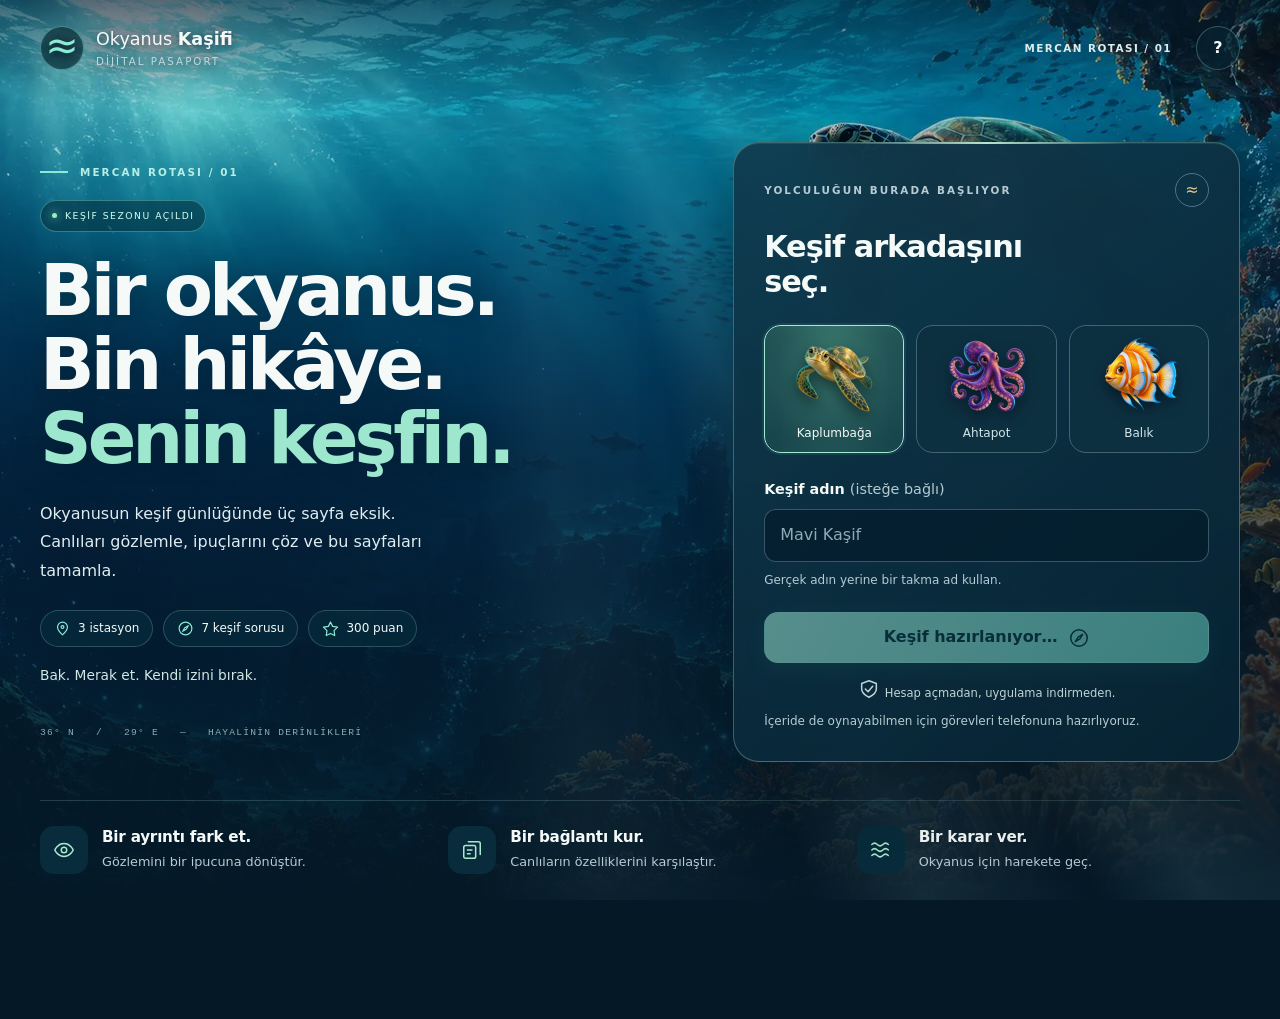
<file: index.html>
<!doctype html>
<html lang="tr">
<head>
  <meta charset="utf-8">
  <meta name="viewport" content="width=device-width, initial-scale=1, viewport-fit=cover">
  <meta name="theme-color" content="#071c2c">
  <meta name="description" content="Akvaryumda üç keşif görevi, dijital damgalar ve sana özel bir kaşif sertifikası.">
  <title>Mercan Rotası · Okyanus Kaşifi</title>
  <link rel="icon" type="image/svg+xml" href="data:image/svg+xml,%3Csvg xmlns='http://www.w3.org/2000/svg' viewBox='0 0 32 32'%3E%3Crect width='32' height='32' rx='9' fill='%23071c2c'/%3E%3Cpath d='M5 13q5-6 11 0t11 0M5 21q5-6 11 0t11 0' fill='none' stroke='%2355ddd0' stroke-width='3'/%3E%3C/svg%3E">
  <link rel="manifest" href="manifest.webmanifest">
  <link rel="stylesheet" href="style.css">
  <link rel="stylesheet" href="visual-v3.css">
  <script src="vendor/jsQR.js" defer></script>
  <script src="data.js" defer></script>
  <script src="app.js" defer></script>
</head>
<body>
  <div class="ocean-atmosphere" aria-hidden="true"><div class="ocean-rays"></div><i></i><i></i><i></i><i></i><i></i></div>
  <a class="skip-link" href="#main">İçeriğe geç</a>
  <header class="site-header">
    <a class="brand" href="#" aria-label="Okyanus Kaşifi başlangıç">
      <span class="brand-symbol" aria-hidden="true">≈</span>
      <span>Okyanus <strong>Kaşifi</strong><small>DİJİTAL PASAPORT</small></span>
    </a>
    <div class="header-actions"><span class="edition">MERCAN ROTASI / 01</span><button class="icon-button" id="help-button" aria-label="Nasıl oynanır?">?</button></div>
  </header>
  <main id="main" tabindex="-1"></main>
  <nav class="bottom-nav" id="bottom-nav" aria-label="Ana gezinme" hidden></nav>
  <dialog id="modal" aria-labelledby="modal-title"></dialog>
  <div class="toast" id="toast" role="status" aria-live="polite"></div>
  <div class="sr-only" id="announcement" aria-live="polite"></div>
</body>
</html>
</file>
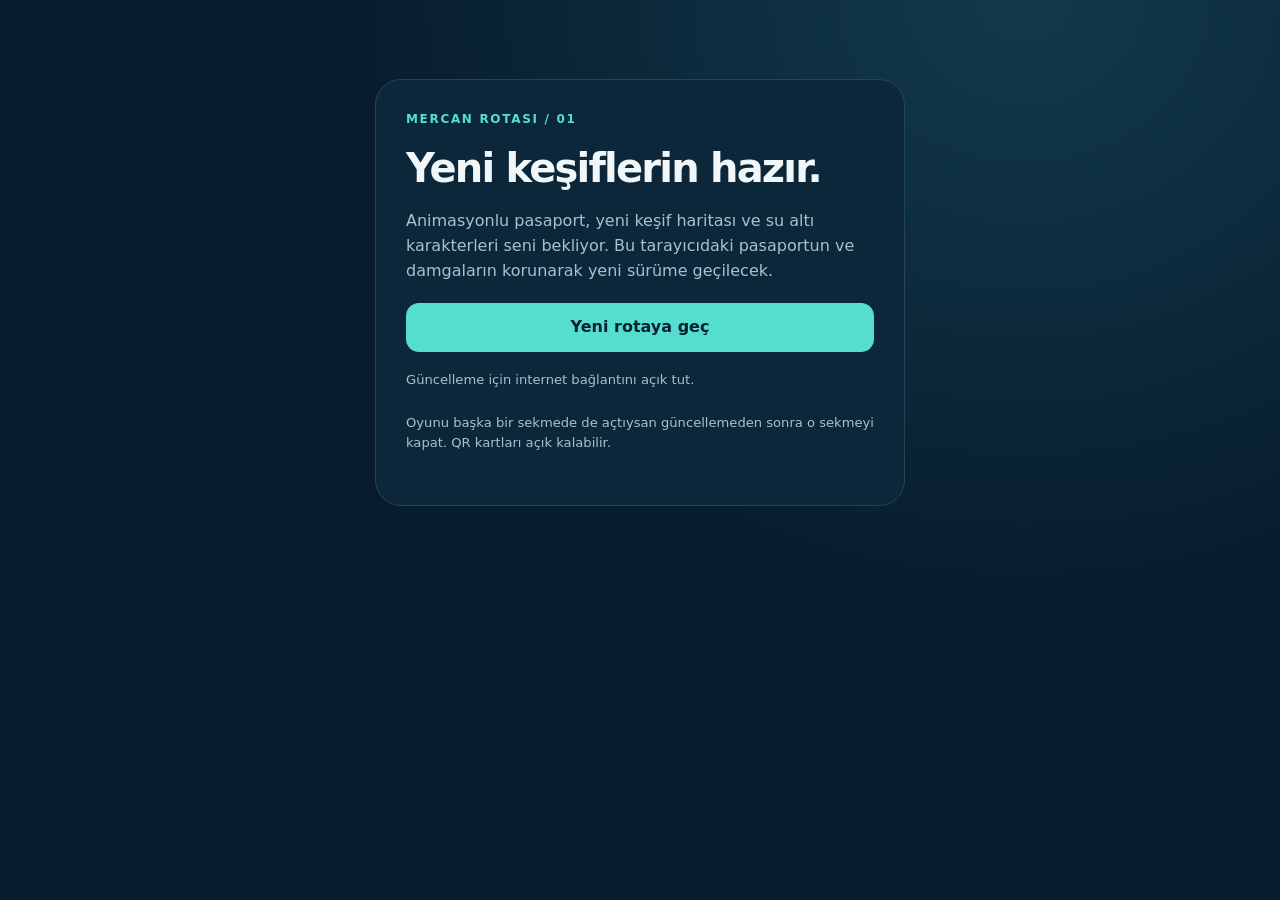
<file: guncelle.html>
<!doctype html>
<html lang="tr"><head><meta charset="utf-8"><meta name="viewport" content="width=device-width,initial-scale=1"><meta name="theme-color" content="#071c2c"><title>Yeni rotaya geç · Okyanus Kaşifi</title><link rel="stylesheet" href="style.css"><script src="guncelle.js" defer></script></head><body><main id="main"><section class="task-panel" style="max-width:530px;margin:45px auto"><p class="eyebrow" style="color:var(--mint);margin-bottom:18px">MERCAN ROTASI / 01</p><h1 style="font-size:2.5rem">Yeni keşiflerin hazır.</h1><p style="margin:20px 0">Animasyonlu pasaport, yeni keşif haritası ve su altı karakterleri seni bekliyor. Bu tarayıcıdaki pasaportun ve damgaların korunarak yeni sürüme geçilecek.</p><button class="primary full-width" id="update-game">Yeni rotaya geç</button><p class="field-help" id="update-status" role="status" style="margin-top:18px">Güncelleme için internet bağlantını açık tut.</p><p class="field-help" style="margin-top:18px">Oyunu başka bir sekmede de açtıysan güncellemeden sonra o sekmeyi kapat. QR kartları açık kalabilir.</p></section></main></body></html>
</file>
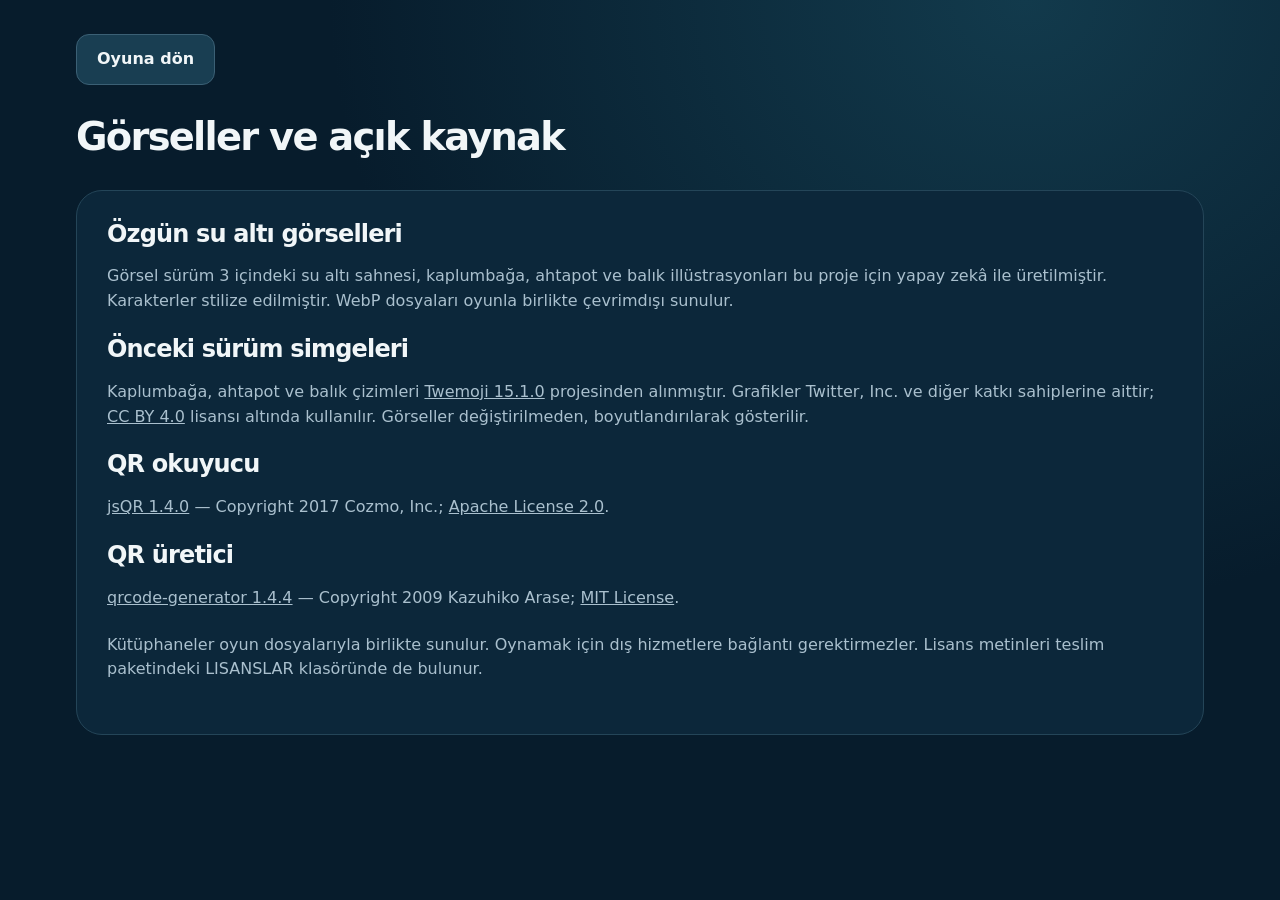
<file: lisanslar.html>
<!doctype html>
<html lang="tr"><head><meta charset="utf-8"><meta name="viewport" content="width=device-width, initial-scale=1"><title>Görseller ve lisanslar · Okyanus Kaşifi</title><link rel="stylesheet" href="style.css"></head>
<body><main id="main"><a href="./" class="secondary">Oyuna dön</a><h1 style="font-size:2.4rem;margin:32px 0">Görseller ve açık kaynak</h1><section class="task-panel"><h2>Özgün su altı görselleri</h2><p>Görsel sürüm 3 içindeki su altı sahnesi, kaplumbağa, ahtapot ve balık illüstrasyonları bu proje için yapay zekâ ile üretilmiştir. Karakterler stilize edilmiştir. WebP dosyaları oyunla birlikte çevrimdışı sunulur.</p><h2>Önceki sürüm simgeleri</h2><p>Kaplumbağa, ahtapot ve balık çizimleri <a href="https://github.com/jdecked/twemoji/tree/v15.1.0" rel="noopener">Twemoji 15.1.0</a> projesinden alınmıştır. Grafikler Twitter, Inc. ve diğer katkı sahiplerine aittir; <a href="lisanslar/twemoji-CC-BY-4.0.txt">CC BY 4.0</a> lisansı altında kullanılır. Görseller değiştirilmeden, boyutlandırılarak gösterilir.</p><h2>QR okuyucu</h2><p><a href="https://github.com/cozmo/jsQR" rel="noopener">jsQR 1.4.0</a> — Copyright 2017 Cozmo, Inc.; <a href="lisanslar/jsQR-APACHE-2.0.txt">Apache License 2.0</a>.</p><h2>QR üretici</h2><p><a href="https://github.com/kazuhikoarase/qrcode-generator" rel="noopener">qrcode-generator 1.4.4</a> — Copyright 2009 Kazuhiko Arase; <a href="lisanslar/qrcode-generator-MIT.txt">MIT License</a>.</p><p>Kütüphaneler oyun dosyalarıyla birlikte sunulur. Oynamak için dış hizmetlere bağlantı gerektirmezler. Lisans metinleri teslim paketindeki LISANSLAR klasöründe de bulunur.</p></section></main></body></html>
</file>
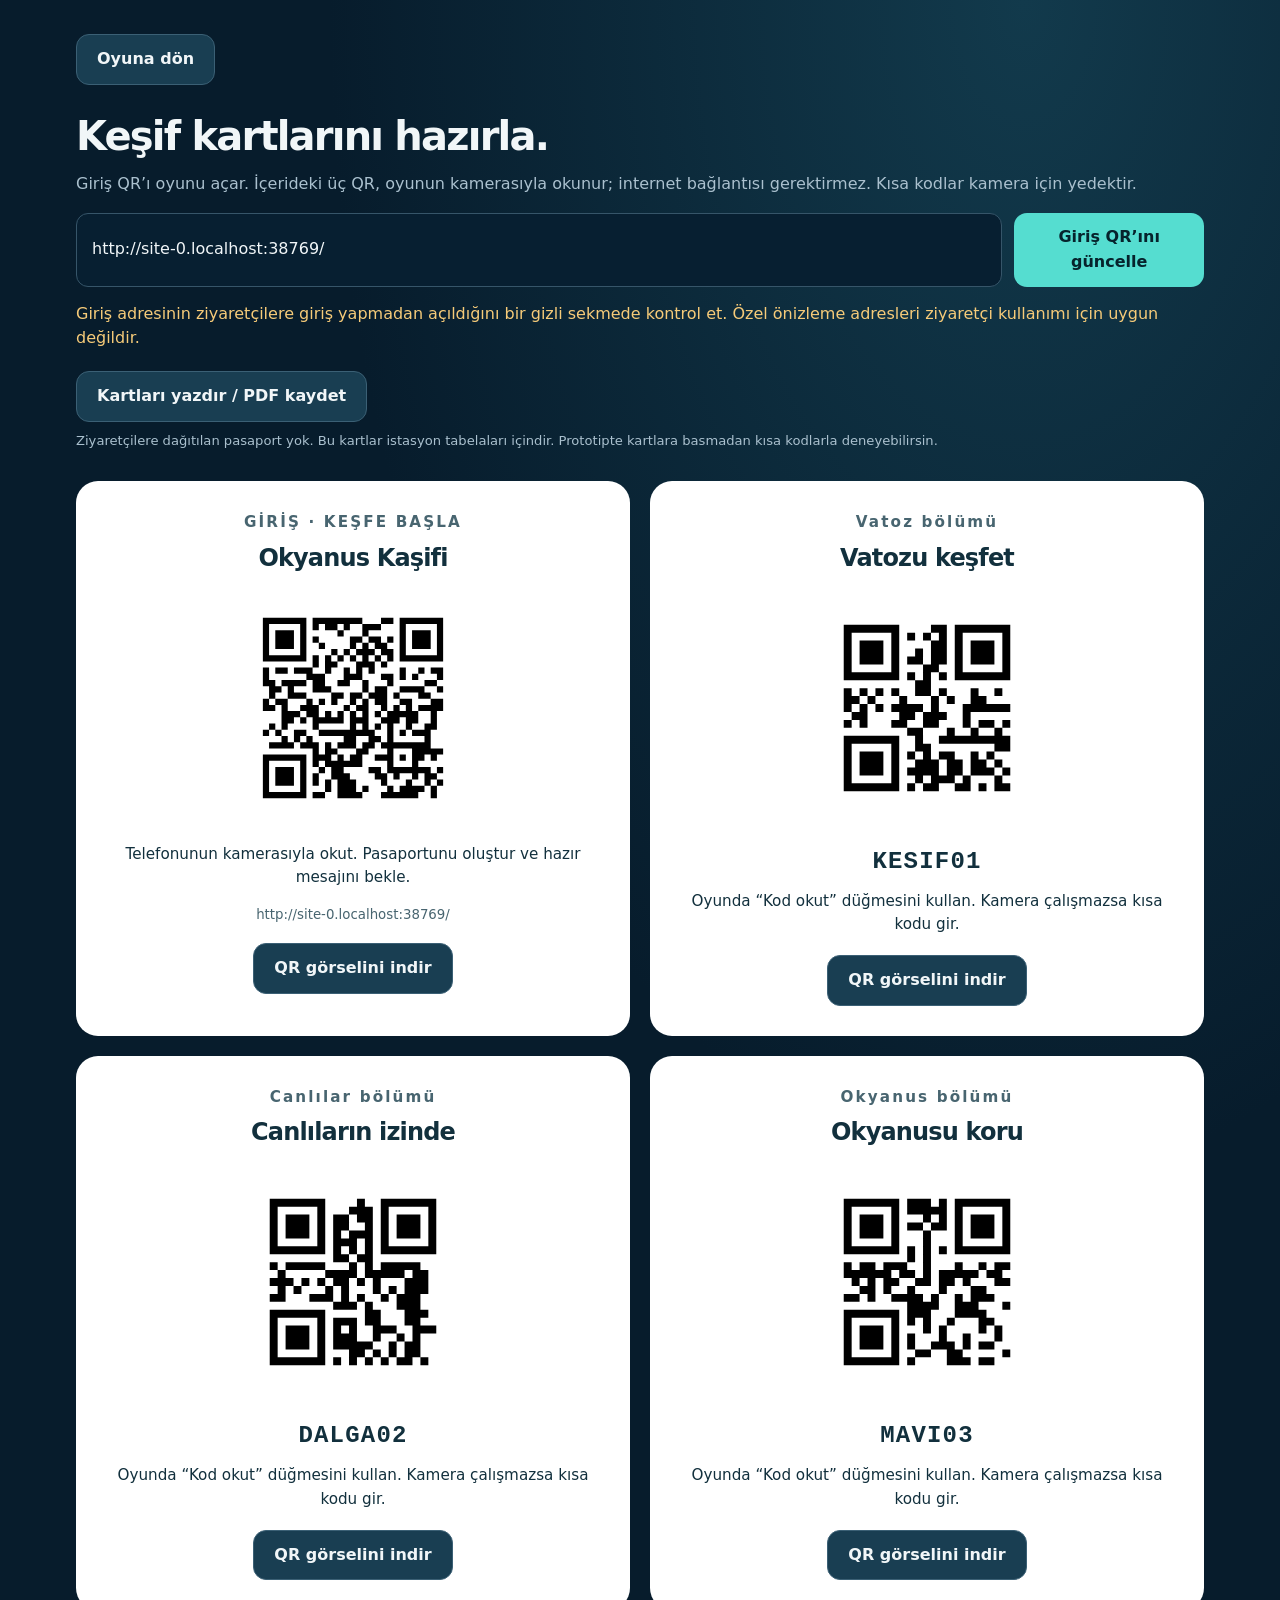
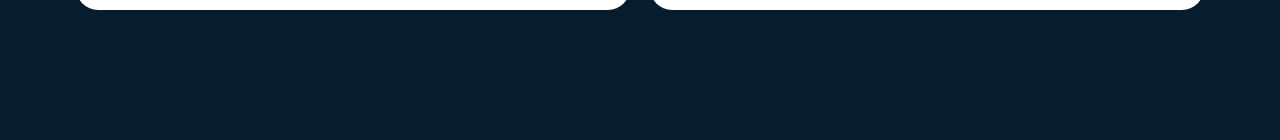
<file: qr-kartlari.html>
<!doctype html>
<html lang="tr"><head><meta charset="utf-8"><meta name="viewport" content="width=device-width, initial-scale=1"><title>QR istasyon kartları · Okyanus Kaşifi</title><link rel="stylesheet" href="style.css"><script src="vendor/qrcode.js" defer></script><script src="data.js" defer></script><script src="qr-kartlari.js" defer></script>
<style>.qr-grid{display:grid;grid-template-columns:repeat(2,minmax(0,1fr));gap:20px;margin:30px 0}.qr-card{background:#fff;color:#12303d;border-radius:22px;padding:30px;text-align:center;break-inside:avoid}.qr-card h2{font-size:1.5rem}.qr-card svg{display:block;width:min(230px,100%);height:auto;margin:20px auto}.qr-card strong{display:block;font-family:Consolas,monospace;font-size:1.5rem;letter-spacing:.05em;margin:10px 0}.qr-card p{font-size:.95rem}.qr-card .eyebrow{color:#486570;margin-bottom:10px}.qr-card small{display:block;margin-top:15px;overflow-wrap:anywhere;color:#486570}.qr-card button{margin-top:18px}.setup-form{display:flex;gap:12px;margin-top:16px}.setup-form input{min-width:0}.warning{color:var(--gold);margin-top:15px}@media(max-width:650px){.qr-grid{grid-template-columns:1fr}.setup-form{display:block}.setup-form button{margin-top:12px;width:100%}}@media print{.setup-controls{display:none}.qr-grid{grid-template-columns:repeat(2,minmax(0,1fr));gap:12px}.qr-card{border:1px solid #a3b7b8;padding:20px}.qr-card svg{max-width:180px}.qr-card button{display:none}body{background:white}.qr-card h2{font-size:1.3rem}#main{padding:0}.qr-card small{font-size:.75rem}}</style></head>
<body><main id="main"><section class="setup-controls"><a class="secondary" href="./">Oyuna dön</a><h1 style="font-size:2.5rem;margin-top:30px">Keşif kartlarını hazırla.</h1><p class="lead" style="margin-top:15px;color:var(--muted)">Giriş QR’ı oyunu açar. İçerideki üç QR, oyunun kamerasıyla okunur; internet bağlantısı gerektirmez. Kısa kodlar kamera için yedektir.</p><form class="setup-form" id="url-form"><input class="text-input" type="url" id="game-url" aria-label="Oyunun herkese açık HTTPS adresi" required><button class="primary" type="submit">Giriş QR’ını güncelle</button></form><p class="warning" id="url-warning"></p><button class="secondary" id="print-cards" style="margin-top:20px">Kartları yazdır / PDF kaydet</button><p class="field-help">Ziyaretçilere dağıtılan pasaport yok. Bu kartlar istasyon tabelaları içindir. Prototipte kartlara basmadan kısa kodlarla deneyebilirsin.</p></section><section class="qr-grid" id="qr-grid" aria-label="QR kartları"></section></main></body></html>
</file>
<file: style.css>
@charset "UTF-8";
:root{--bg:#071c2c;--panel:#0c273a;--panel2:#113247;--ink:#f1f6f8;--muted:#aac0ce;--line:#244558;--mint:#55ddd0;--blue:#8cbbff;--gold:#f6cb79;--danger:#ffaea8;--radius:24px;font-family:Segoe UI,system-ui,-apple-system,BlinkMacSystemFont,sans-serif;color-scheme:dark}
*{box-sizing:border-box}body{margin:0;background:var(--bg);color:var(--ink);font-size:16px;line-height:1.55;background-image:radial-gradient(ellipse at 80% 0%,#123a4c 0,transparent 48%);min-height:100svh}button,input,select{font:inherit}button,a,input,select{-webkit-tap-highlight-color:transparent}button{cursor:pointer}button:disabled{cursor:default;opacity:.5}a{color:inherit}button:focus-visible,a:focus-visible,input:focus-visible,select:focus-visible{outline:3px solid var(--gold);outline-offset:5px}button{border:0}h1,h2,h3,p{margin:0}h1{font-size:clamp(2.7rem,5.7vw,4.8rem);line-height:1.06;font-weight:750;letter-spacing:-.045em}h2{font-size:clamp(1.8rem,3vw,2.8rem);line-height:1.16;letter-spacing:-.035em}h3{font-size:1.25rem;line-height:1.3;letter-spacing:-.015em}.sr-only{position:absolute;width:1px;height:1px;padding:0;margin:-1px;overflow:hidden;clip:rect(0,0,0,0);white-space:nowrap;border:0}[hidden]{display:none!important}.skip-link{position:fixed;top:-100px;left:20px;background:var(--mint);color:var(--bg);padding:12px;z-index:99}.skip-link:focus{top:10px}.site-header{max-width:1200px;margin:auto;padding:28px 36px;display:flex;align-items:center;justify-content:space-between;gap:18px}.brand{text-decoration:none;display:flex;align-items:center;gap:12px;line-height:1.25;font-size:1.1rem}.brand strong{font-weight:700}.brand small{display:block;font-size:.64rem;letter-spacing:.2em;color:var(--muted);margin-top:4px}.brand-symbol{width:44px;height:44px;border:1px solid #438c91;border-radius:14px;background:#103747;font-size:2.5rem;line-height:36px;text-align:center;color:var(--mint)}.header-actions{display:flex;align-items:center;gap:24px}.edition,.eyebrow{font-size:.75rem;letter-spacing:.14em;font-weight:700;color:var(--muted)}.icon-button{width:42px;height:42px;border:1px solid var(--line);background:transparent;border-radius:50%;color:var(--ink);font-weight:600}.icon-button:hover{background:var(--panel2)}#main{max-width:1200px;margin:auto;padding:34px 36px 100px;outline:none}.intro{display:grid;grid-template-columns:1.12fr 1fr;gap:70px;align-items:center;padding:35px 0 60px}.intro-copy>.eyebrow{color:var(--mint);margin-bottom:24px;display:flex;align-items:center;gap:12px}.intro-copy>.eyebrow:before{content:"";width:28px;height:2px;background:var(--mint)}.intro-copy h1 em{font-style:normal;color:var(--mint)}.intro-copy .lead{max-width:440px;color:var(--muted);font-size:1.1rem;margin-top:26px}.journey-mini{display:flex;gap:25px;border-top:1px solid var(--line);padding-top:24px;margin-top:38px}.journey-mini span{display:block;color:var(--muted);font-size:.9rem}.journey-mini strong{display:block;color:var(--ink);font-size:1.4rem;margin-bottom:2px}.passport-create{background:linear-gradient(135deg,#12364a,#0d293c);border:1px solid #326079;border-radius:30px;padding:32px;box-shadow:0 25px 80px #0003;position:relative}.passport-create:before{content:"";position:absolute;left:32px;right:32px;top:0;height:3px;background:var(--mint);border-radius:0 0 4px 4px}.card-topline{display:flex;justify-content:space-between;gap:15px;align-items:center;margin-bottom:22px}.mini-seal{border:1px solid #4d7587;border-radius:50%;width:34px;height:34px;display:grid;place-items:center;color:var(--mint)}.avatar-picker{display:flex;gap:12px;margin:22px 0 26px}.avatar-option{flex:1;min-height:96px;background:#0a2032;border:1px solid var(--line);border-radius:18px;padding:15px 8px;color:var(--muted);font-size:.85rem}.avatar-option img{display:block;width:43px;height:43px;margin:0 auto 6px}.avatar-option[aria-pressed=true]{border-color:var(--mint);background:#143f4d;color:var(--ink);box-shadow:0 0 0 1px var(--mint)}label.form-label{display:block;font-size:.9rem;font-weight:600;margin-bottom:9px}.text-input{width:100%;background:#071f31;border:1px solid #365569;border-radius:12px;padding:13px 15px;color:var(--ink);min-height:48px}.text-input::placeholder{color:#91a9b8}.field-help{color:var(--muted);font-size:.82rem;margin-top:9px}.primary,.secondary,.quiet-button{min-height:48px;border-radius:13px;padding:12px 20px;font-weight:650;display:inline-flex;align-items:center;justify-content:center;gap:10px;text-decoration:none}.primary{background:var(--mint);color:#06232c}.primary:hover{background:#80f0e5}.secondary{background:#193e52;border:1px solid #3b6075;color:var(--ink)}.secondary:hover{background:#234b61}.quiet-button{background:transparent;color:var(--muted);border:1px solid var(--line)}.full-width{width:100%}.passport-create .primary{margin-top:22px}.privacy-note{color:var(--muted);font-size:.8rem;margin-top:15px;text-align:center}.privacy-note svg{margin-right:5px;vertical-align:-3px}.intro-stops{display:grid;grid-template-columns:repeat(3,1fr);gap:18px;border-top:1px solid var(--line);padding-top:26px}.intro-stop{display:flex;gap:14px;align-items:center}.intro-stop .icon-tile{width:48px;height:48px;border-radius:14px;flex:none}.intro-stop p{font-size:.9rem;color:var(--muted);margin-top:4px}.icon{width:22px;height:22px;flex:none;stroke:currentColor;fill:none;stroke-width:1.65;stroke-linecap:round;stroke-linejoin:round}.icon-tile{display:grid;place-items:center;background:#164b52;color:var(--mint)}.icon-tile.blue{background:#1d3b5f;color:var(--blue)}.icon-tile.gold{background:#493d2b;color:var(--gold)}.connection-strip{display:flex;justify-content:space-between;gap:12px;align-items:center;margin:0 0 30px;padding:12px 16px;border:1px solid var(--line);border-radius:13px;background:#0b2537;font-size:.85rem;color:var(--muted)}.connection-strip .status-title{display:flex;align-items:center;gap:9px}.connection-strip.ready .status-title{color:var(--mint)}.connection-strip button{background:none;color:var(--ink);text-decoration:underline;font-size:.85rem}.dashboard-title{display:flex;align-items:flex-start;justify-content:space-between;gap:25px;margin:10px 0 30px}.dashboard-title h1{font-size:clamp(2.2rem,4vw,3.3rem)}.dashboard-title p{color:var(--muted);margin-top:12px;max-width:530px}.avatar-chip{display:flex;align-items:center;gap:10px;background:var(--panel);border:1px solid var(--line);padding:10px 15px;border-radius:40px;font-size:.9rem;max-width:260px}.avatar-chip img{width:32px;height:32px}.avatar-chip span{overflow-wrap:anywhere}.dashboard-grid{display:grid;grid-template-columns:minmax(0,1.7fr) minmax(280px,1fr);gap:26px;align-items:start}.section-topline{display:flex;justify-content:space-between;align-items:center;margin:0 0 18px}.section-topline h2{font-size:1.2rem;letter-spacing:-.01em}.progress-count{font-size:.85rem;color:var(--muted)}.station-list{display:grid;gap:14px}.station-card{display:grid;grid-template-columns:64px 1fr auto;gap:18px;align-items:center;background:var(--panel);border:1px solid var(--line);border-radius:21px;padding:22px;transition:border-color .15s}.station-card:hover{border-color:#487186}.station-card .icon-tile{height:64px;width:64px;border-radius:19px}.station-card .eyebrow{font-size:.66rem;margin-bottom:6px}.station-card h3{margin-bottom:6px}.station-card .location{display:flex;align-items:center;gap:5px;color:var(--muted);font-size:.85rem}.station-card .location .icon{width:15px;height:15px}.station-card.completed{border-color:#2b6d6b;background:#0c2d3b}.station-card .open-station{padding:10px 14px;min-height:42px;border-radius:12px;background:#1b4154;color:var(--ink);font-size:.85rem;font-weight:650}.station-card .open-station:hover{background:#2b566b}.station-card.completed .open-station{color:var(--mint)}.pass-preview{background:linear-gradient(140deg,#153c4f,#10293b);border:1px solid #3c6479;border-radius:24px;padding:25px;position:relative}.pass-preview .eyebrow{font-size:.67rem}.passport-number{font-family:Consolas,monospace;color:var(--muted);font-size:.85rem;margin-top:5px}.pass-person{display:flex;gap:14px;align-items:center;margin:25px 0}.pass-person img{height:55px;width:55px}.pass-person strong{display:block;font-size:1.15rem;overflow-wrap:anywhere}.pass-person span{font-size:.85rem;color:var(--muted)}.stamp-row{display:flex;gap:12px;justify-content:space-between;margin:22px 0}.stamp-slot{width:64px;height:64px;border-radius:50%;border:1px dashed #587586;display:grid;place-items:center;color:#547282;background:#0a2332}.stamp-slot.earned{border:2px solid var(--mint);color:var(--mint);background:#174b53;box-shadow:0 0 0 4px #153c4f,0 0 0 5px #326878;transform:rotate(-8deg)}.stamp-slot.earned.blue{border-color:var(--blue);color:var(--blue);background:#173c5a}.stamp-slot.earned.gold{border-color:var(--gold);color:var(--gold);background:#473d2f}.pass-preview .progress-track{margin:22px 0 12px}.progress-track{height:5px;border-radius:10px;background:#244457;overflow:hidden}.progress-track div{background:var(--mint);height:100%;border-radius:10px;transition:width .5s}.pass-preview .progress-copy{font-size:.85rem;color:var(--muted);margin-bottom:23px}.pass-preview .secondary{width:100%;font-size:.9rem}.route-note{padding:22px 5px;display:flex;gap:11px;color:var(--muted);font-size:.87rem}.route-note .icon{margin-top:2px;color:var(--mint)}.scan-cta{margin-top:22px;width:100%;font-size:1rem}.bottom-nav{position:fixed;bottom:20px;left:50%;transform:translateX(-50%);display:flex;background:#153247f2;border:1px solid #385c70;border-radius:20px;padding:7px;gap:4px;z-index:10;box-shadow:0 12px 35px #0007;backdrop-filter:blur(20px)}.bottom-nav button{display:flex;align-items:center;justify-content:center;gap:8px;min-width:130px;min-height:47px;border-radius:14px;color:var(--muted);background:transparent;font-size:.9rem}.bottom-nav button[aria-current=page]{background:#285064;color:var(--ink)}.view-head{display:flex;align-items:center;gap:16px;margin-bottom:28px}.back-button{background:var(--panel2);border:1px solid var(--line);width:44px;height:44px;border-radius:14px;color:var(--ink);display:grid;place-items:center;flex:none}.view-head h1{font-size:clamp(1.8rem,4vw,2.6rem)}.view-head .eyebrow{margin-bottom:7px;font-size:.7rem}.task-layout{display:grid;grid-template-columns:minmax(0,1.35fr) minmax(260px,.85fr);gap:28px}.task-panel{border:1px solid var(--line);background:var(--panel);border-radius:26px;padding:30px}.task-panel h2{font-size:1.5rem;margin-bottom:16px}.task-panel>p{color:var(--muted);margin-bottom:22px}.task-info{padding:26px;border:1px solid var(--line);border-radius:24px}.task-info .icon-tile{width:58px;height:58px;border-radius:18px;margin-bottom:22px}.task-info p{color:var(--muted);font-size:.95rem;margin:14px 0 20px}.task-info h3{font-size:1.1rem}.info-line{border-top:1px solid var(--line);padding:16px 0 0;display:flex;align-items:center;gap:8px;color:var(--muted);font-size:.85rem}.answers{display:grid;gap:12px}.answer-button{text-align:left;display:flex;align-items:center;gap:12px;padding:17px;border:1px solid #335368;background:#102f42;color:var(--ink);border-radius:15px;min-height:65px}.answer-button span.answer-letter{height:30px;width:30px;border-radius:9px;background:#224459;color:var(--muted);display:grid;place-items:center;flex:none;font-size:.85rem}.answer-button:hover{border-color:var(--mint)}.answer-button.correct{border-color:var(--mint);background:#17484d}.answer-button.wrong{border-color:var(--danger)}.feedback{margin-top:17px;padding:15px;border-radius:13px;background:#173e4c;color:var(--mint);font-size:.95rem}.feedback.error{background:#4d3036;color:#ffd0cc}.task-action{margin-top:22px}.match-board{display:grid;grid-template-columns:1fr 1.2fr;gap:14px;margin-top:20px}.match-column{display:grid;gap:12px}.match-choice{min-height:100px;display:flex;align-items:center;gap:13px;padding:16px;text-align:left;border-radius:16px;background:#123348;color:var(--ink);border:1px solid #36566a}.match-choice img{width:39px;height:39px}.match-choice.selected{border-color:var(--gold);background:#3e3d32}.match-choice.matched{border-color:var(--mint);background:#12474c;color:var(--mint);opacity:1}.match-choice:disabled{opacity:.75}.mini-progress{font-size:.88rem;color:var(--muted);margin-top:16px}.ocean-grid{display:grid;grid-template-columns:repeat(3,1fr);gap:12px}.ocean-item{aspect-ratio:1/1;min-height:110px;border:1px solid #36596c;border-radius:19px;background:#123c52;display:flex;flex-direction:column;align-items:center;justify-content:center;gap:8px;color:var(--ink);font-size:.85rem}.ocean-item .object{font-size:2.5rem;line-height:1.15}.ocean-item.cleaned{background:#16474b;border-style:dashed;border-color:#4e9595;color:var(--mint);opacity:1}.success-panel{text-align:center;padding:32px 10px}.success-panel .success-seal{width:105px;height:105px;margin:0 auto 26px;border:2px solid var(--mint);border-radius:50%;display:grid;place-items:center;background:#17474e;box-shadow:0 0 0 10px #17474e55,0 0 0 11px #397b7d}.success-seal .icon{width:48px;height:48px}.success-panel h2{font-size:2.1rem}.success-panel p{margin:16px auto 25px;max-width:450px;color:var(--muted)}.passport-view{max-width:780px;margin:auto}.large-passport{background:linear-gradient(125deg,#18465b,#0e2b3e);border:1px solid #477b92;border-radius:30px;padding:35px}.large-passport .pass-person img{width:76px;height:76px}.large-passport .pass-person strong{font-size:1.6rem}.stamp-collection{display:grid;grid-template-columns:repeat(3,1fr);gap:15px;margin:30px 0}.stamp-collection article{padding:18px 10px;text-align:center;border:1px solid #38596a;border-radius:17px}.stamp-collection .stamp-slot{margin:10px auto 22px;width:76px;height:76px}.stamp-collection h3{font-size:.95rem}.stamp-collection p{font-size:.8rem;color:var(--muted);margin-top:6px}.passport-actions{display:flex;flex-wrap:wrap;gap:12px;margin-top:22px}.certificate-card{background:#e7f2ee;color:#12303d;border:6px double #75a29e;border-radius:20px;padding:35px;text-align:center;margin:24px 0}.certificate-card .eyebrow{color:#4d6e70}.certificate-card h2{font-size:2.5rem;margin:14px 0 20px}.certificate-card strong{display:block;font-size:1.8rem;overflow-wrap:anywhere}.certificate-card p{margin:20px 0}.certificate-card .certificate-emblem{font-size:3rem;color:#8e7026}.certificate-card small{color:#4d6e70}.empty-state{padding:25px;text-align:center;color:var(--muted)}dialog{background:var(--panel);color:var(--ink);border:1px solid #416477;border-radius:25px;padding:28px;width:min(520px,calc(100% - 30px));max-height:85svh;overflow:auto;box-shadow:0 25px 80px #0008}dialog::backdrop{background:#020e19c9;backdrop-filter:blur(5px)}.modal-header{display:flex;align-items:center;justify-content:space-between;gap:18px;margin-bottom:20px}.modal-header h2{font-size:1.55rem}.modal-copy{color:var(--muted);margin-bottom:22px}.code-form{display:flex;gap:10px}.code-form input{min-width:0;text-transform:uppercase}.code-form button{flex:none}.modal-divider{display:flex;align-items:center;gap:12px;color:var(--muted);font-size:.8rem;margin:23px 0}.modal-divider:before,.modal-divider:after{content:"";height:1px;background:var(--line);flex:1}.camera-wrap{margin-top:15px}.camera-wrap video{width:100%;aspect-ratio:4/3;object-fit:cover;background:#03101a;border-radius:15px}.camera-tip{font-size:.85rem;color:var(--muted);margin-top:10px}.camera-stop{margin-top:12px}.demo-codes{margin-top:22px;color:var(--muted);font-size:.85rem}.demo-codes summary{cursor:pointer;padding:10px 0}.code-entry{display:flex;justify-content:space-between;align-items:center;gap:12px;padding:12px 0;border-top:1px solid var(--line)}.code-entry button{color:var(--mint);background:#164251;padding:8px 10px;border-radius:8px;font-family:Consolas,monospace}.help-steps{display:grid;gap:18px;list-style:none;margin:0;padding:0;counter-reset:step}.help-steps li{display:flex;gap:14px;color:var(--muted)}.help-steps li:before{counter-increment:step;content:counter(step);display:grid;place-items:center;flex:none;width:30px;height:30px;background:#174650;border-radius:9px;color:var(--mint)}.help-steps strong{display:block;color:var(--ink);margin-bottom:3px}.help-foot{border-top:1px solid var(--line);padding-top:18px;margin-top:25px;font-size:.85rem;color:var(--muted)}.help-foot a{color:var(--mint)}.toast{position:fixed;left:50%;bottom:105px;transform:translate(-50%,15px);background:#e1f4ee;color:#103238;border:1px solid #87bfb2;padding:13px 20px;border-radius:15px;max-width:min(500px,90vw);width:max-content;opacity:0;pointer-events:none;transition:.2s;z-index:50;font-size:.9rem}.toast.visible{opacity:1;transform:translate(-50%,0)}.save-warning{color:var(--danger);font-size:.85rem;margin-top:10px}.text-link{color:var(--mint);background:none;padding:8px 0;text-decoration:underline}.footer-links{display:flex;gap:20px;justify-content:center;margin-top:28px}.footer-links button{font-size:.85rem;background:none;color:var(--muted);padding:8px}.footer-links button:hover{color:var(--ink)}.confetti{position:fixed;top:0;left:50%;width:7px;height:12px;background:var(--mint);pointer-events:none;z-index:30;animation:fall 1.3s ease-out forwards;transform:translateX(var(--x)) rotate(var(--r))}@keyframes fall{from{opacity:1;top:20%}to{opacity:0;top:90%;transform:translateX(calc(var(--x) * 1.6)) rotate(300deg)}}
.icon-button{min-width:44px;min-height:44px}.station-card .open-station{min-height:44px}.code-entry button,.footer-links button,.text-link,.demo-codes summary{min-height:44px}.connection-strip button{min-height:44px}
@media(max-width:900px){.intro{gap:35px}.dashboard-grid{grid-template-columns:minmax(0,1.4fr) minmax(250px,1fr);gap:20px}.station-card{grid-template-columns:50px 1fr;padding:18px;gap:14px}.station-card .icon-tile{width:50px;height:50px}.station-card .open-station{grid-column:2;justify-self:start}.task-layout{grid-template-columns:1fr}.task-info{display:none}.edition{display:none}}
@media(max-width:650px){.site-header{padding:20px 20px}.brand{font-size:1rem}.brand-symbol{width:39px;height:39px;font-size:2.2rem;line-height:31px}.header-actions{gap:10px}#main{padding:17px 20px 110px}.intro{grid-template-columns:1fr;gap:28px;padding:15px 0 35px}.intro-copy>.eyebrow{margin-bottom:16px;font-size:.67rem}h1{font-size:2.65rem}.intro-copy .lead{font-size:1rem;margin-top:18px;max-width:340px}.journey-mini{display:none}.passport-create{padding:24px;border-radius:24px}.card-topline{margin-bottom:15px}.passport-create h2{font-size:1.55rem}.avatar-picker{margin:18px 0 21px}.avatar-option{min-height:90px}.intro-stops{gap:10px;padding-top:23px}.intro-stop{display:block;text-align:center}.intro-stop .icon-tile{margin:auto auto 10px;width:43px;height:43px}.intro-stop h3{font-size:.86rem}.intro-stop p{font-size:.75rem}.connection-strip{padding:10px 12px;font-size:.8rem;margin-bottom:23px}.connection-strip>span:last-child{display:none}.dashboard-title{display:block;margin-bottom:25px}.dashboard-title h1{font-size:2.2rem}.dashboard-title p{font-size:.95rem;margin-top:12px}.avatar-chip{display:none}.dashboard-grid{grid-template-columns:1fr;gap:22px}.station-card{grid-template-columns:51px 1fr auto;gap:12px;padding:17px}.station-card h3{font-size:1.07rem}.station-card .open-station{grid-column:auto;padding:10px 12px;font-size:.8rem;min-width:59px}.station-card .location{font-size:.75rem}.station-card .eyebrow{font-size:.6rem}.pass-preview{padding:23px}.pass-preview .stamp-row{justify-content:flex-start;gap:22px}.route-note{padding:18px 4px}.bottom-nav{bottom:calc(12px + env(safe-area-inset-bottom));width:calc(100% - 40px);max-width:400px;border-radius:18px}.bottom-nav button{min-width:0;flex:1;min-height:48px;font-size:.85rem}.bottom-nav button .icon{width:19px;height:19px}.view-head{margin-bottom:23px;gap:12px}.view-head h1{font-size:1.9rem}.task-panel{padding:23px 20px;border-radius:21px}.task-panel h2{font-size:1.35rem}.task-panel>p{font-size:.95rem}.match-board{gap:10px}.match-choice{min-height:105px;padding:12px 10px;display:block;font-size:.88rem}.match-choice img{display:block;margin-bottom:8px;width:33px;height:33px}.ocean-grid{gap:9px}.ocean-item{min-height:95px;border-radius:15px;font-size:.75rem}.ocean-item .object{font-size:2rem}.large-passport{padding:24px 20px}.stamp-collection{gap:9px}.stamp-collection article{padding:15px 6px}.stamp-collection .stamp-slot{width:57px;height:57px}.stamp-collection h3{font-size:.82rem}.large-passport .pass-person strong{font-size:1.4rem}.passport-actions{display:grid;grid-template-columns:1fr}.certificate-card{padding:26px 18px}.certificate-card h2{font-size:1.9rem}.certificate-card strong{font-size:1.55rem}dialog{padding:23px}.code-form{gap:8px}.code-form .primary{padding:12px 15px}.toast{font-size:.85rem;bottom:100px}.success-panel h2{font-size:1.8rem}}
@media(prefers-reduced-motion:reduce){*,*:before,*:after{animation:none!important;transition:none!important;scroll-behavior:auto!important}.confetti{display:none}}
@media print{body{background:white;color:#12303d}.site-header,.bottom-nav,.connection-strip,.view-head,.passport-actions,.footer-links,.skip-link,dialog,.toast,.route-note{display:none!important}#main{padding:0;max-width:100%}.certificate-card{break-inside:avoid;margin:30px auto;max-width:800px}}

/* Mercan Rotası: compact game start, visible route, and discovery journal. */
.expedition-intro{padding-top:12px;gap:60px}.expedition-intro h1{font-size:clamp(2.7rem,5.4vw,4.5rem)}.mission-tags{display:flex;flex-wrap:wrap;gap:10px;margin-top:24px}.mission-tags>span{display:flex;align-items:center;gap:7px;background:#0e3345;border:1px solid #365969;border-radius:30px;padding:8px 13px;font-size:.85rem;color:var(--ink)}.mission-tags .icon{width:17px;height:17px;color:var(--mint)}.brief-note{color:var(--muted);font-size:.86rem;margin-top:18px;max-width:390px}.expedition-banner{display:flex;align-items:center;justify-content:space-between;gap:24px;padding:30px 34px;background:linear-gradient(120deg,#123c4c,#0a263a);border:1px solid #356171;border-radius:26px;margin-bottom:22px}.expedition-banner h1{font-size:clamp(2rem,3.7vw,3rem);margin:13px 0;overflow-wrap:anywhere}.expedition-banner>div{max-width:730px}.expedition-banner p:not(.eyebrow){color:var(--muted);max-width:650px}.expedition-banner>img{width:106px;height:106px;flex:none;filter:drop-shadow(0 10px 20px #0003)}.expedition-banner .mission-tags{margin-top:18px}.route-path{display:flex;gap:8px;align-items:center;margin:0 0 30px}.route-step{position:relative;display:flex;align-items:center;gap:10px;flex:1;min-height:64px;background:#0c2a3d;border:1px solid var(--line);border-radius:15px;color:var(--muted);padding:12px 16px;text-align:left}.route-step>span{display:grid;place-items:center;width:32px;height:32px;border:1px solid #456475;border-radius:50%;font-size:.8rem;flex:none;color:var(--ink)}.route-step strong{font-size:.9rem;font-weight:600}.route-step.done{border-color:#337970;color:var(--mint);background:#113c44}.route-step.done>span{background:var(--mint);color:var(--bg);border-color:var(--mint)}.card-task-progress{height:3px;background:#28495b;margin-top:13px;border-radius:5px;max-width:220px}.card-task-progress>div{background:var(--mint);height:100%;border-radius:5px}.card-progress-label{font-size:.7rem;color:var(--muted);display:block;margin-top:5px}.next-discovery{border-left:2px solid var(--mint);padding:5px 0 4px 18px;margin-top:28px}.next-discovery p{font-size:.9rem;color:var(--muted);margin:9px 0}.next-discovery .text-link{display:flex;align-items:center;gap:10px;font-size:.9rem;text-decoration:none}.next-discovery .icon{transform:rotate(180deg);width:18px}.question-topline{display:flex;align-items:center;justify-content:space-between;gap:15px;border-bottom:1px solid var(--line);padding-bottom:15px;margin-bottom:23px}.question-topline>span:last-child{font-size:.82rem;color:var(--muted);white-space:nowrap}.question-topline .eyebrow{color:var(--mint);font-size:.69rem}.task-stage-bar{height:5px;background:var(--line);border-radius:10px;margin:-5px 0 25px;overflow:hidden}.task-stage-bar span{display:block;background:var(--mint);height:100%;transition:width .25s}.task-panel>p{color:var(--muted);margin-bottom:22px}.hint-button{display:block;margin-top:18px;min-height:44px;background:transparent;color:var(--gold);padding:10px 0;text-decoration:underline;font-size:.9rem}.earned-notes{max-width:540px;margin:0 auto 28px;padding:22px;background:var(--panel);border:1px solid var(--line);border-radius:18px;text-align:left}.earned-notes>p{font-size:.95rem;max-width:none;margin:12px 0 0;color:var(--ink)}.field-journal{margin-top:35px}.field-journal h2{font-size:1.25rem}.field-journal details{background:var(--panel);border:1px solid var(--line);border-radius:17px;margin:12px 0;padding:0 20px}.field-journal summary{cursor:pointer;display:flex;align-items:center;gap:11px;min-height:70px;padding:15px 0;list-style:none}.field-journal summary::-webkit-details-marker{display:none}.field-journal summary .icon{color:var(--mint)}.field-journal summary strong{font-size:1rem;flex:1}.field-journal summary>span{font-size:.8rem;color:var(--muted)}.field-journal details ul{padding-left:22px;margin:0 0 20px;color:var(--muted);font-size:.95rem}.field-journal li{padding:5px 0}.field-journal details>p{font-size:.9rem;color:var(--muted);padding-bottom:20px}.field-journal details .quiet-button{margin-bottom:20px}.journal-locked summary .icon{color:var(--muted)}.field-journal summary:focus-visible{outline:3px solid var(--gold);outline-offset:5px}.task-panel h2:focus{outline:none}.task-panel h2:focus-visible{outline:2px solid var(--gold);outline-offset:8px}
@media(max-width:650px){.expedition-intro{padding-top:4px;gap:22px}.expedition-intro h1{font-size:2.45rem}.expedition-intro .intro-copy .lead{font-size:.96rem;margin-top:14px}.expedition-intro .passport-create{padding:22px}.expedition-intro .avatar-picker{margin:15px 0}.expedition-intro .avatar-option{min-height:81px;padding:10px 7px}.expedition-intro .avatar-option img{width:36px;height:36px}.expedition-intro .mission-tags{gap:7px;margin-top:17px}.mission-tags>span{font-size:.75rem;padding:7px 10px}.brief-note{display:none}.expedition-banner{padding:24px 22px;align-items:flex-start;position:relative}.expedition-banner>div{max-width:100%}.expedition-banner .eyebrow{font-size:.63rem;max-width:235px}.expedition-banner h1{font-size:1.85rem;max-width:260px;padding-right:26px;line-height:1.16}.expedition-banner>img{width:48px;height:48px;position:absolute;right:16px;top:42px}.expedition-banner p:not(.eyebrow){font-size:.9rem}.route-path{gap:7px;margin-bottom:25px}.route-step{padding:11px 8px;display:flex;flex-direction:column;gap:6px;text-align:center;min-height:84px}.route-step strong{font-size:.74rem}.route-step>span{width:27px;height:27px}.station-card .location{flex-wrap:wrap;font-size:.73rem}.station-card .eyebrow{font-size:.57rem}.question-topline{margin-bottom:20px}.question-topline .eyebrow{font-size:.59rem}.question-topline>span:last-child{font-size:.74rem}.field-journal summary{gap:8px;flex-wrap:wrap}.field-journal summary>span{font-size:.73rem}.field-journal details{padding:0 16px}.earned-notes{padding:20px}.answer-button .icon{margin-left:auto}}
.answer-button.correct:disabled{opacity:1}
@media print{.field-journal{display:none}}
</file>
<file: visual-v3.css>
/* Mercan Rotası / visual edition 03. All art ships locally for offline play. */
:root{--bg:#041826;--panel:#082739;--panel2:#10394a;--line:#285365;--mint:#8cebd7;--gold:#e9c989;--muted:#b6cbd2;--ink:#f5faf8}
body{background:#041826;isolation:isolate}.ocean-atmosphere{position:fixed;inset:0;z-index:-1;overflow:hidden;pointer-events:none;background:linear-gradient(180deg,#0318240a 0%,#04182691 50%,#041826 100%),url('assets/v3/reef.webp') center top/cover no-repeat}.ocean-rays{position:absolute;inset:-30%;background:conic-gradient(from 140deg at 42% 0%,transparent 0deg,#9fe9e918 8deg,transparent 12deg,#c3fffb14 19deg,transparent 24deg,#c3fffb0a 34deg,transparent 40deg);animation:light-drift 18s ease-in-out infinite alternate}.ocean-atmosphere>i{position:absolute;left:15%;bottom:-20px;width:4px;height:4px;background:#b1fff2;border-radius:50%;box-shadow:0 0 14px #8efbeb;opacity:0;animation:bubble-rise 16s linear infinite}.ocean-atmosphere>i:nth-of-type(2){left:34%;animation-delay:4s}.ocean-atmosphere>i:nth-of-type(3){left:62%;animation-delay:8s}.ocean-atmosphere>i:nth-of-type(4){left:81%;animation-delay:2s}.ocean-atmosphere>i:nth-of-type(5){left:93%;animation-delay:12s}
@keyframes light-drift{to{transform:rotate(7deg);opacity:.5}}@keyframes bubble-rise{15%{opacity:.45}85%{opacity:.15}to{transform:translate(35px,-95vh);opacity:0}}
.site-header{max-width:1280px;padding:26px 40px;position:relative}.brand-symbol{border-color:#92e9dc6b;background:#092f3ac9;border-radius:50%;box-shadow:inset 0 0 15px #73e2e313}.brand small{color:#c0d9de}.edition{color:#dfebe9;font-size:.65rem}.icon-button{background:#082535a8;border-color:#779b9e75}#main{max-width:1280px;padding:26px 40px 120px}h1{font-weight:800;letter-spacing:-.055em}.eyebrow{font-size:.65rem;letter-spacing:.2em}.primary{background:linear-gradient(115deg,#a2efd8,#6dd8c8);box-shadow:0 6px 24px #48d4b920;border:1px solid #b3ffed66;color:#063339;border-radius:14px;transition:transform .2s,box-shadow .2s}.primary:hover{transform:translateY(-2px);box-shadow:0 8px 28px #48d4b935}.secondary{background:#113b4be6;border-color:#5d909780}.text-link{color:#a9f7df}.bottom-nav{background:#092839ed;border-color:#5e8e9677;box-shadow:0 10px 45px #0008}.bottom-nav button[aria-current=page]{background:#a5ecd914;color:#a9f7df}.connection-strip{background:#062431e6;border-color:#5c99974d;font-size:.75rem}
.expedition-intro{min-height:630px;grid-template-columns:1.2fr 1fr;gap:85px;padding:20px 0 38px;align-items:center}.intro-copy{position:relative}.intro-copy>.eyebrow{color:#b5eee3;margin-bottom:20px}.expedition-intro h1{font-size:clamp(3.2rem,5.6vw,5rem);line-height:1.03;text-shadow:0 4px 35px #00192166}.expedition-intro h1 em{font-style:normal;color:#9de7ce}.live-pill{display:inline-flex;gap:8px;align-items:center;font-size:.58rem;letter-spacing:.16em;padding:8px 11px;border:1px solid #8defd958;border-radius:30px;background:#06344199;margin-bottom:22px;color:#d5fff4}.live-pill i{width:5px;height:5px;border-radius:50%;background:#99efbc;box-shadow:0 0 10px #9ff3c6}.intro-copy .lead{max-width:410px;color:#e0edf0;font-size:1rem;line-height:1.8;margin-top:24px}.mission-tags>span{background:#052a3ad4;border-color:#93c5c045;font-size:.75rem}.brief-note{color:#d1e8e5}.hero-coordinate{font-family:Consolas,monospace;font-size:.6rem;letter-spacing:.13em;color:#8bacb4;margin-top:40px}.passport-create{position:relative;overflow:visible;background:linear-gradient(145deg,#10394ceb,#062232f5);border:1px solid #86bdb06b;border-radius:26px;box-shadow:0 24px 80px #00121980,inset 0 1px #c7fff116;backdrop-filter:blur(18px);padding:30px}.passport-create:before{content:'';position:absolute;top:-1px;left:22%;right:22%;height:2px;background:linear-gradient(90deg,transparent,#b8e4cd,transparent)}.passport-create h2{font-size:1.9rem;max-width:290px}.card-topline .mini-seal{color:var(--gold)}.avatar-picker{gap:12px;margin:25px 0}.avatar-option{position:relative;min-height:125px;border-radius:17px;background:#0d3041;border:1px solid #426572;color:#d1e5e7;padding:10px 5px;font-size:.75rem;transition:transform .25s,border-color .25s}.avatar-option img,.expedition-intro .avatar-option img{width:80px;height:80px;object-fit:contain;margin:auto auto 8px;filter:drop-shadow(0 6px 7px #0007);transition:transform .3s}.avatar-option:hover img{transform:translateY(-7px) rotate(-5deg)}.avatar-option[aria-pressed=true]{background:radial-gradient(ellipse at 50% 20%,#38756b,#123c47);border-color:#a1ead3;box-shadow:0 0 0 2px #96dcc617,inset 0 0 20px #a3ffb310}.text-input{background:#051e2dcb;border-color:#6483948a;border-radius:12px}.form-label{font-size:.84rem}.field-help{font-size:.75rem;line-height:1.6}.privacy-note{font-size:.72rem;color:#c0d5d6}.intro-stops{border-color:#7dada743;padding:25px 0;gap:25px}.intro-stop h3{font-size:.95rem}.intro-stop p{font-size:.8rem}.intro-stop .icon-tile{background:#082c3b;border-color:#739f9861;color:#aae7d1}
.expedition-banner{min-height:245px;border-radius:24px;background:linear-gradient(90deg,#062536f5,#072c3bc2 65%,#082b3855),url('assets/v3/reef.webp') center 30%/cover;border-color:#70a39761;position:relative;overflow:hidden;padding:34px 38px}.expedition-banner>div{max-width:70%;position:relative;z-index:1}.expedition-banner h1{font-size:clamp(2rem,3.3vw,3rem)}.expedition-banner p:not(.eyebrow){max-width:510px;font-size:.93rem;color:#c6dcdf}.expedition-banner>img{width:230px;height:230px;object-fit:contain;margin-right:-10px;filter:drop-shadow(0 25px 12px #001e2966);animation:creature-float 7s ease-in-out infinite}.expedition-banner .eyebrow{color:#a6dace}.expedition-banner .mission-tags>span{background:#031f2bc9}@keyframes creature-float{50%{transform:translateY(-10px) rotate(3deg)}}
.route-map{padding:24px 30px 10px;border:1px solid #60918765;border-radius:24px;margin-bottom:30px;background:radial-gradient(ellipse at 50% 70%,#194b5270,transparent 65%),#062434d9;position:relative;overflow:hidden}.route-map:before{content:'';position:absolute;inset:0;opacity:.18;pointer-events:none;background-image:radial-gradient(#a4d9c8 1px,transparent 1px);background-size:22px 22px}.map-heading{display:flex;justify-content:space-between;gap:15px;position:relative}.map-heading>span:last-child{font-size:.59rem;color:#abc7cc;letter-spacing:.14em}.route-path{position:relative;justify-content:space-around;gap:30px;margin:14px 0 20px}.route-path:before{content:'';position:absolute;top:57%;left:15%;right:15%;height:30px;border-top:1px dashed #a5dac290;transform:rotate(-4deg)}.route-step{display:flex;flex-direction:column;position:relative;min-height:185px;max-width:230px;padding:8px 15px 15px;border:0;background:none;color:#e6f5ef;gap:4px;text-align:center}.route-step:nth-child(2){margin-top:30px}.route-step>span{position:absolute;left:13%;top:20%;z-index:1;background:#092c3c;border-color:#74918b;color:#e6d39f;width:28px;height:28px;font-size:.7rem}.route-step>img{width:122px;height:115px;object-fit:contain;filter:drop-shadow(0 10px 12px #0006);transition:transform .3s}.route-step:hover>img{transform:translateY(-6px) rotate(-5deg)}.route-step strong{font-size:1rem;letter-spacing:-.025em}.route-step small{font-size:.54rem;letter-spacing:.14em;color:#9bb9bd}.route-step.done{background:radial-gradient(ellipse at center,#65c6a520,transparent 70%);border:0;color:#c7f4dd}.route-step.done>span{background:#b0e4c6;color:#193e39}.route-step.done small{color:#b0e4c6}.dashboard-grid{gap:30px;grid-template-columns:minmax(0,1.5fr) minmax(290px,1fr)}.section-topline h2{font-size:1.5rem}.progress-count{font-size:.72rem}.station-card{background:linear-gradient(110deg,#123849ee,#072333ee);border-color:#55787f80;border-radius:20px;box-shadow:0 8px 25px #0002;transition:transform .25s}.station-card:hover{transform:translateY(-3px)}.station-card .eyebrow{font-size:.55rem;color:#b5cecb}.station-card h3{font-size:1.13rem}.station-card .location{font-size:.76rem}.station-card .icon-tile{border-radius:50%;background:#205347;border:1px solid #9de8cd66;color:#b3efd5}.station-match .icon-tile{background:#3f3154;color:#d0b9f3;border-color:#b59ce969}.station-ocean .icon-tile{background:#514333;color:#ecd69f;border-color:#d8c59c70}.open-station{border-radius:30px;background:#164454;color:#b9f0dd;font-size:.8rem}.pass-preview{background:linear-gradient(120deg,#173d48f5,#072733f5);border:1px solid #bfa57170;border-radius:8px 24px 24px 8px;box-shadow:inset 6px 0 #03202f80,inset 8px 0 #a3bb9429,5px 6px 0 #a2bfa015,0 15px 40px #0004;padding:30px}.pass-preview>.eyebrow{color:#e5cb99;font-size:.65rem}.pass-preview .pass-person img{width:70px;height:70px;object-fit:contain}.pass-person strong{overflow-wrap:anywhere}.passport-number{color:#c2b695}.stamp-slot.earned{background:#8bdec720;color:#9debd1;border-color:#9debd1;box-shadow:0 0 0 4px #173940,0 0 0 5px #75b39e}.stamp-slot.earned.blue{background:#c2a7ef20;border-color:#c9ace8;color:#c9ace8}.stamp-slot.earned.gold{background:#e8c08620;border-color:#e8c086;color:#e8c086}
.task-panel{background:#082839f5;border-color:#6a9e985e;box-shadow:0 15px 50px #00101d44}.task-info{background:radial-gradient(ellipse at 50% 20%,#2f7c7444,transparent 60%),#092b39d9;border-color:#72988c60;position:relative;overflow:hidden}.task-creature{display:block;object-fit:contain;width:190px;height:190px;margin:0 auto 18px;filter:drop-shadow(0 10px 20px #0005);animation:creature-float 8s ease-in-out infinite}.task-info .icon-tile{width:42px;height:42px;margin-bottom:8px}.question-topline .eyebrow{color:#b4e7d1}.answer-button{background:#0a3042;border-color:#477b8570;transition:background .2s,transform .2s}.answer-button:hover:not(:disabled){transform:translateX(3px);background:#174657}.answer-button.correct{background:#184d48;color:#d5fae3;border-color:#9ddbb6}.match-choice img{width:65px;height:65px;object-fit:contain}.ocean-grid{background:linear-gradient(#063447c9,#06344799),url('assets/v3/reef.webp') center/cover;padding:12px;border-radius:20px}.ocean-item{background:#153c4daf;border-color:#89cbb258}.certificate-card{background:radial-gradient(ellipse at top,#fffdf3,#e6e5d6);border-color:#b59b61;color:#1d4144;box-shadow:0 20px 80px #0004}.certificate-emblem{font-size:3rem}.field-journal details{background:#06283aeb;border-color:#58897e66}
/* The passport uses live text and native controls; animation never gates progress. */
.passport-view{max-width:900px}.passport-theatre{position:relative;padding:22px 40px 14px;border:1px solid #72968765;border-radius:26px;background:radial-gradient(ellipse at 50% 65%,#56847755,transparent 64%),#082531db;overflow:hidden}.book-caption{display:flex;justify-content:space-between;color:#c2d3c3;font-size:.58rem;letter-spacing:.2em;margin-bottom:32px;gap:12px}.passport-book{width:100%;max-width:700px;height:410px;margin:0 auto;position:relative;perspective:1700px;transform:translateX(-24%) rotate(-3deg);transition:transform 1.1s cubic-bezier(.2,.7,.2,1);filter:drop-shadow(0 25px 24px #0005)}.passport-book.is-open{transform:translateX(0) rotate(0)}.book-spread{height:100%;display:grid;grid-template-columns:1fr 1fr;border:7px solid #123841;border-radius:10px 17px 17px 10px;background:#edebd9;box-shadow:1px 2px 0 #a6aa98,2px 4px 0 #dddcc8,3px 6px 0 #6f857a;overflow:hidden;opacity:0;transition:opacity .4s}.is-open .book-spread{opacity:1}.book-left,.book-right{min-width:0;position:relative;padding:22px 25px;color:#254640;text-align:left;background-image:repeating-linear-gradient(30deg,transparent 0 8px,#62887605 9px 10px)}.book-left{background-color:#e8e8d6;box-shadow:inset -14px 0 25px -16px #263e35a3;border-right:1px solid #bcc5af}.book-right{background-color:#f3f0df;box-shadow:inset 14px 0 25px -18px #263e3570;transform-origin:left center;overflow:hidden}.book-right:before{content:'';position:absolute;inset:0;pointer-events:none;background:radial-gradient(circle at 100% 0%,#789c8814,transparent 75%)}.paper-heading{display:flex;justify-content:space-between;font-size:.49rem;letter-spacing:.14em;color:#496458;font-weight:700;margin:0 0 17px;gap:8px}.passport-portrait{width:106px;height:110px;display:grid;place-items:center;background:linear-gradient(135deg,#92c0ae3b,#45756818);border:1px solid #859d8069;border-radius:4px;margin-bottom:15px}.passport-portrait img{width:105px;height:105px;object-fit:contain}.paper-label{display:block;font-size:.48rem;letter-spacing:.13em;color:#566e62}.passport-owner{display:block;font-family:Georgia,serif;font-size:1.6rem;line-height:1.1;margin:5px 0 5px;overflow-wrap:anywhere}.paper-rank{font-size:.72rem;color:#527364;margin:0 0 16px!important}.passport-detail{display:flex;justify-content:space-between;font-size:.49rem;gap:10px;border-top:1px solid #617b6240;padding:7px 0}.passport-detail>span{letter-spacing:.06em}.passport-detail strong{font-size:.55rem;font-weight:600}.passport-signature{font-family:Georgia,serif;font-style:italic;font-size:.85rem;margin-top:12px;color:#648676;transform:rotate(-5deg)}.passport-mrz{font-family:Consolas,monospace;font-size:.52rem;letter-spacing:.14em;color:#527065;position:absolute;bottom:18px;left:25px}.book-right h2{font-family:Georgia,serif;letter-spacing:-.025em;font-size:1.35rem;line-height:1.2;max-width:250px}.ink-stamp{width:152px;height:152px;margin:20px auto 16px;padding:7px;border:3px double currentColor;border-radius:50%;color:#267b68;transform:rotate(-12deg);position:relative;display:grid;place-items:center}.ink-stamp:before{content:'';position:absolute;inset:-7px;border:1px dashed currentColor;border-radius:50%;opacity:.5}.ink-stamp.blue{color:#7751a0;transform:rotate(9deg)}.ink-stamp.gold{color:#a86c25;transform:rotate(-8deg)}.stamp-orbit{width:100%;height:100%;border:1px solid currentColor;border-radius:50%;display:flex;flex-direction:column;justify-content:center;align-items:center;gap:8px;background:repeating-linear-gradient(13deg,transparent 0 4px,#f3f0df44 5px 6px)}.stamp-orbit .icon{width:43px;height:43px;stroke-width:1.5}.stamp-orbit strong{font-size:.62rem;letter-spacing:.14em}.stamp-orbit>span{font-size:.44rem;letter-spacing:.14em}.ink-stamp.uncollected{color:#82998b;opacity:.6;border-style:dashed;transform:none}.uncollected .stamp-orbit{border-style:dashed}.uncollected .stamp-orbit strong{font-size:.5rem;letter-spacing:.04em}.book-right h3{font-size:.82rem;text-align:center;letter-spacing:0;margin-bottom:12px}.paper-note{font-size:.75rem;line-height:1.65;color:#4f695e;margin:0!important;max-width:none!important}.paper-footer{position:absolute;bottom:16px;left:25px;right:25px;display:flex;justify-content:space-between;font-size:.48rem;letter-spacing:.14em;color:#647b63;border-top:1px solid #83937655;padding-top:10px}
.book-cover{position:absolute;top:0;bottom:0;right:0;width:50%;z-index:2;transform-origin:left center;transform:rotateY(0deg);backface-visibility:hidden;transition:transform 1.15s cubic-bezier(.25,.65,.2,1),opacity .25s .75s;background:radial-gradient(ellipse at 80% 15%,#254d56,#092837 80%);border:1px solid #68897c;border-radius:5px 17px 17px 5px;padding:20px 18px 20px 22px;box-shadow:inset 7px 0 8px #03151eaa,inset 10px 0 #80967728,4px 5px 0 #c1c6af88;color:#e5c98f}.book-cover:after{content:'';position:absolute;inset:0;border-radius:inherit;pointer-events:none;opacity:.4;background-image:repeating-linear-gradient(45deg,transparent 0 2px,#a6cfb90a 3px 4px)}.cover-border{height:100%;border:1px solid #b5a26c88;outline:1px solid #b5a26c33;outline-offset:-6px;display:flex;flex-direction:column;align-items:center;text-align:center;padding:21px 15px 18px;position:relative}.cover-edition{font-size:.5rem;letter-spacing:.16em;margin-bottom:17px}.cover-border>strong{font-family:Georgia,serif;font-weight:400;font-size:1.9rem;line-height:1.14;letter-spacing:.12em;text-shadow:0 1px #fff5,0 -1px #0008}.cover-emblem{display:grid;place-items:center;position:relative;width:94px;height:94px;margin:18px 0 15px;border:1px solid #ceb87f66;border-radius:50%;box-shadow:0 0 0 5px #b5a26c13,0 0 0 6px #b5a26c40}.cover-emblem .icon{width:73px;height:73px;stroke-width:1}.cover-emblem>span{position:absolute;right:-6px;bottom:0;background:#143641;padding:0 2px}.cover-title{font-size:.86rem;letter-spacing:.27em}.cover-name{font-size:.65rem;color:#d5d5b7;margin-top:15px;overflow-wrap:anywhere;max-width:100%}.cover-bottom{font-size:.44rem;letter-spacing:.18em;margin-top:auto;padding-top:12px}.is-open .book-cover{transform:rotateY(-170deg);opacity:0;pointer-events:none}.instant,.instant .book-cover,.instant .book-spread{transition:none!important}.book-controls{display:flex;align-items:center;justify-content:center;gap:18px;margin-top:31px;position:relative}.book-controls>.secondary{font-size:.8rem;min-height:44px;padding:10px 16px}.book-controls>.text-link{font-size:.75rem}.page-controls{display:flex;gap:10px;align-items:center}.page-arrow{min-height:44px;min-width:44px;display:grid;place-items:center;border:1px solid #7e9e9266;border-radius:50%;background:#092939;color:#d5e6d7}.page-arrow:last-child .icon{transform:rotate(180deg)}#page-counter{font-size:.6rem;font-family:Consolas,monospace;color:#c6d9ce;white-space:nowrap}.book-help{font-family:Georgia,serif;font-style:italic;text-align:center;font-size:.85rem;color:#b5c5b5;margin:16px auto 5px!important}.success-panel{padding-top:0}.success-panel>.passport-theatre{max-width:810px;margin:0 auto 28px}.success-panel>h2{font-family:Georgia,serif;color:#f1ddb7}.success-panel>.eyebrow{color:#a7e0c0}.success-panel .book-caption{max-width:none;margin:0 0 28px}.success-panel .paper-rank{color:#527364;max-width:none}.success-panel .paper-heading{color:#496458;margin:0 0 17px;max-width:none}.success-panel .book-right h2{font-size:1.35rem;color:#254640}.success-panel .paper-note{color:#4f695e}.success-panel .book-help{color:#b5c5b5}.arrival-skip{font-size:.75rem;margin:20px auto 0;display:block;min-height:44px}.book-arrival{animation:book-settle 1.6s cubic-bezier(.2,.7,.2,1) both}.book-arrival .book-cover{animation:cover-open 1.6s .2s cubic-bezier(.25,.65,.2,1) both}.stamp-arrival{animation:seal-hit .65s 1.45s cubic-bezier(.2,.7,.2,1) both}.stamp-arrival:after{content:'';position:absolute;inset:-15px;border:2px solid currentColor;border-radius:50%;animation:seal-ring .8s 1.8s ease-out both;pointer-events:none}@keyframes book-settle{from{transform:translateX(-24%) rotate(-7deg) scale(.92)}to{transform:none}}@keyframes cover-open{from{transform:rotateY(0);opacity:1}70%{opacity:1}to{transform:rotateY(-170deg);opacity:0}}@keyframes seal-hit{0%{opacity:0;scale:2.1;filter:blur(5px)}65%{opacity:1;scale:.92;filter:blur(0)}85%{scale:1.05}100%{opacity:1;scale:1;filter:blur(0)}}@keyframes seal-ring{from{scale:.85;opacity:.55}to{scale:1.5;opacity:0}}
@media(max-width:1000px){.expedition-intro{gap:30px;grid-template-columns:1fr 1fr}.passport-create{padding:24px}.expedition-intro h1{font-size:3.5rem}.avatar-option img,.expedition-intro .avatar-option img{width:63px;height:63px}.dashboard-grid{grid-template-columns:minmax(0,1fr) 290px}.book-left,.book-right{padding:22px 20px}}
@media(max-width:650px){.ocean-atmosphere{background:linear-gradient(180deg,#04182615,#041826a6 55%,#041826 100%),url('assets/v3/reef.webp') 65% 0/auto 820px no-repeat}.site-header{padding:20px}.brand{font-size:.95rem}.brand small{font-size:.52rem}.brand-symbol{width:37px;height:37px}#main{padding:13px 20px 112px}.expedition-intro{display:block;padding:9px 0 25px;min-height:0}.intro-copy{padding:4px 0 28px}.intro-copy>.eyebrow{font-size:.55rem;margin-bottom:12px}.live-pill{font-size:.49rem;margin-bottom:18px;padding:6px 9px}.expedition-intro h1{font-size:clamp(2.85rem,11.6vw,4rem);line-height:1.03}.expedition-intro .intro-copy .lead{font-size:.86rem;max-width:280px;margin-top:20px;line-height:1.75}.hero-coordinate{display:none}.expedition-intro .mission-tags{margin-top:18px}.mission-tags>span{font-size:.65rem;padding:6px 9px}.mission-tags .icon{width:14px;height:14px}.expedition-intro .passport-create{padding:23px 20px}.passport-create h2{font-size:1.6rem;max-width:240px}.card-topline .eyebrow{font-size:.55rem}.expedition-intro .avatar-picker{margin:22px 0}.expedition-intro .avatar-option{min-height:112px;font-size:.68rem}.expedition-intro .avatar-option img{width:67px;height:67px}.intro-stops{gap:12px}.intro-stop h3{font-size:.77rem}.intro-stop p{font-size:.67rem}.expedition-banner{padding:25px 22px;min-height:248px;align-items:flex-start}.expedition-banner>div{max-width:100%}.expedition-banner>img{width:125px;height:125px;right:-20px;top:37px;margin:0;opacity:.95}.expedition-banner h1{font-size:2rem;max-width:245px;padding-right:50px;margin:15px 0 19px}.expedition-banner p:not(.eyebrow){font-size:.8rem;max-width:260px}.expedition-banner .eyebrow{font-size:.5rem;max-width:250px}.expedition-banner .mission-tags{margin-top:19px}.connection-strip{font-size:.7rem;margin-bottom:17px}.route-map{padding:19px 11px 2px;margin-bottom:27px;border-radius:20px}.map-heading{padding:0 7px}.map-heading>span:last-child{font-size:.45rem;letter-spacing:.03em}.map-heading .eyebrow{font-size:.5rem}.route-path{gap:0;margin:15px 0 10px}.route-step{min-width:0;padding:7px 0;min-height:142px;gap:3px}.route-step:nth-child(2){margin-top:23px}.route-step>img{width:89px;height:87px;max-width:100%}.route-step>span{width:23px;height:23px;font-size:.6rem;top:12px;left:4px}.route-step strong{font-size:.72rem}.route-step small{font-size:.4rem;letter-spacing:.05em}.route-path:before{top:52%;left:12%;right:12%}.dashboard-grid{grid-template-columns:1fr;gap:20px}.section-topline h2{font-size:1.3rem}.station-card{padding:18px 14px;gap:11px;grid-template-columns:43px 1fr auto}.station-card .icon-tile{width:41px;height:41px}.station-card h3{font-size:.94rem}.station-card .eyebrow{font-size:.46rem;letter-spacing:.08em}.station-card .location{font-size:.68rem}.station-card .open-station{font-size:.7rem;padding:9px;min-width:47px}.pass-preview{padding:25px}.next-discovery p{font-size:.82rem}.task-panel{padding:23px 18px}.task-panel h2{font-size:1.3rem}.view-head h1{font-size:1.7rem}.match-choice img{width:65px;height:65px}.ocean-grid{gap:8px;padding:8px}.ocean-item{min-height:82px;font-size:.65rem}.passport-theatre{padding:18px 17px 12px;border-radius:22px}.book-caption{font-size:.43rem;letter-spacing:.1em;margin-bottom:24px}.passport-book{max-width:330px;height:400px;transform:rotate(-3deg);margin:0 auto}.book-spread{display:block;border-width:5px}.book-left{display:none}.book-right{height:100%;padding:25px 24px}.book-cover{width:100%;padding:18px 20px}.is-open .book-cover{transform:rotateY(-120deg)}.cover-border{padding:23px 13px 19px}.cover-border>strong{font-size:1.85rem}.cover-emblem{width:87px;height:87px;margin:17px 0}.cover-title{font-size:.8rem}.cover-name{font-size:.7rem}.book-right h2,.success-panel .book-right h2{font-size:1.4rem;max-width:250px}.paper-heading{font-size:.48rem}.ink-stamp{width:144px;height:144px;margin:24px auto 18px}.paper-note{font-size:.76rem}.book-right h3{font-size:.8rem}.book-controls{gap:10px;flex-wrap:wrap;margin-top:26px}.book-controls>.secondary{font-size:.72rem;padding:9px 12px}.book-controls>.text-link{font-size:.7rem}.page-controls{gap:7px}.page-arrow{min-width:42px;min-height:44px}.book-help{font-size:.75rem}.passport-view>.field-help{margin-top:14px}.success-panel .passport-theatre{padding:18px 16px 10px}.success-panel>h2{font-size:1.9rem}.success-panel>p{font-size:.9rem}.book-arrival{animation-name:book-settle-mobile}.book-arrival .book-cover{animation-name:cover-open-mobile}@keyframes book-settle-mobile{from{transform:rotate(-5deg) scale(.94)}to{transform:none}}@keyframes cover-open-mobile{from{transform:rotateY(0);opacity:1}70%{opacity:1}to{transform:rotateY(-120deg);opacity:0}}}
@media(max-width:360px){#main{padding-left:14px;padding-right:14px}.site-header{padding:18px 14px}.avatar-picker{gap:8px}.expedition-intro .avatar-option img{width:58px;height:58px}.passport-theatre{padding-left:13px;padding-right:13px}.book-right{padding-left:19px;padding-right:19px}.book-controls{gap:8px}.book-controls>.secondary{padding:9px}.page-controls{gap:6px}}
@media(prefers-reduced-motion:reduce){*,*:before,*:after{animation:none!important;transition:none!important;scroll-behavior:auto!important}.ocean-atmosphere>i{display:none}.stamp-arrival{opacity:1;scale:1;filter:none}.stamp-arrival:after{display:none}.book-arrival{transform:none}.book-arrival .book-cover{opacity:0;transform:rotateY(-170deg)}}
.site-header:before{content:'';position:absolute;z-index:-1;inset:0 0 -15px;background:linear-gradient(#031a2aa1,transparent);pointer-events:none}.site-header .brand{text-shadow:0 2px 10px #00131dbb}
@media print{.ocean-atmosphere,.book-controls,.book-help,.book-caption{display:none!important}.passport-theatre{background:white;border:0;overflow:visible}.passport-book{transform:none!important;filter:none}.book-cover{display:none}.book-spread{opacity:1}.certificate-card{box-shadow:none}}
</file>
